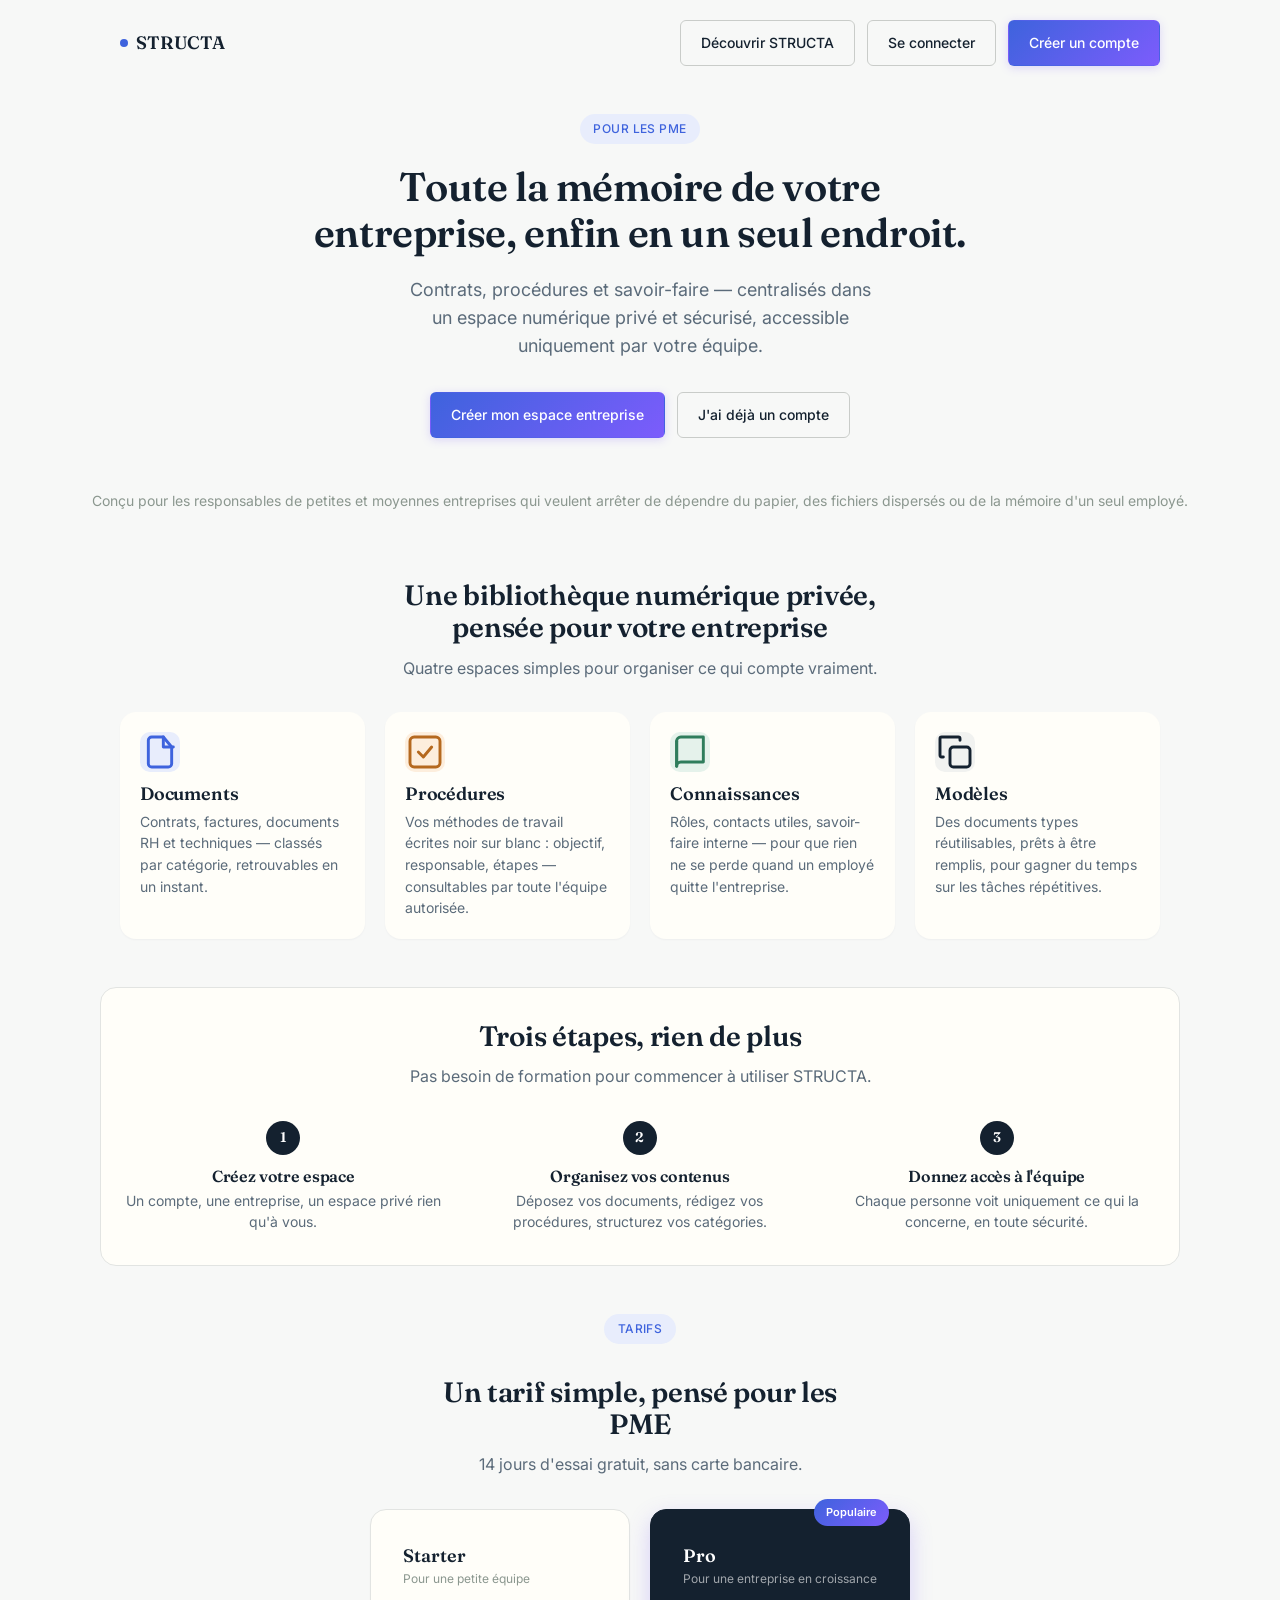
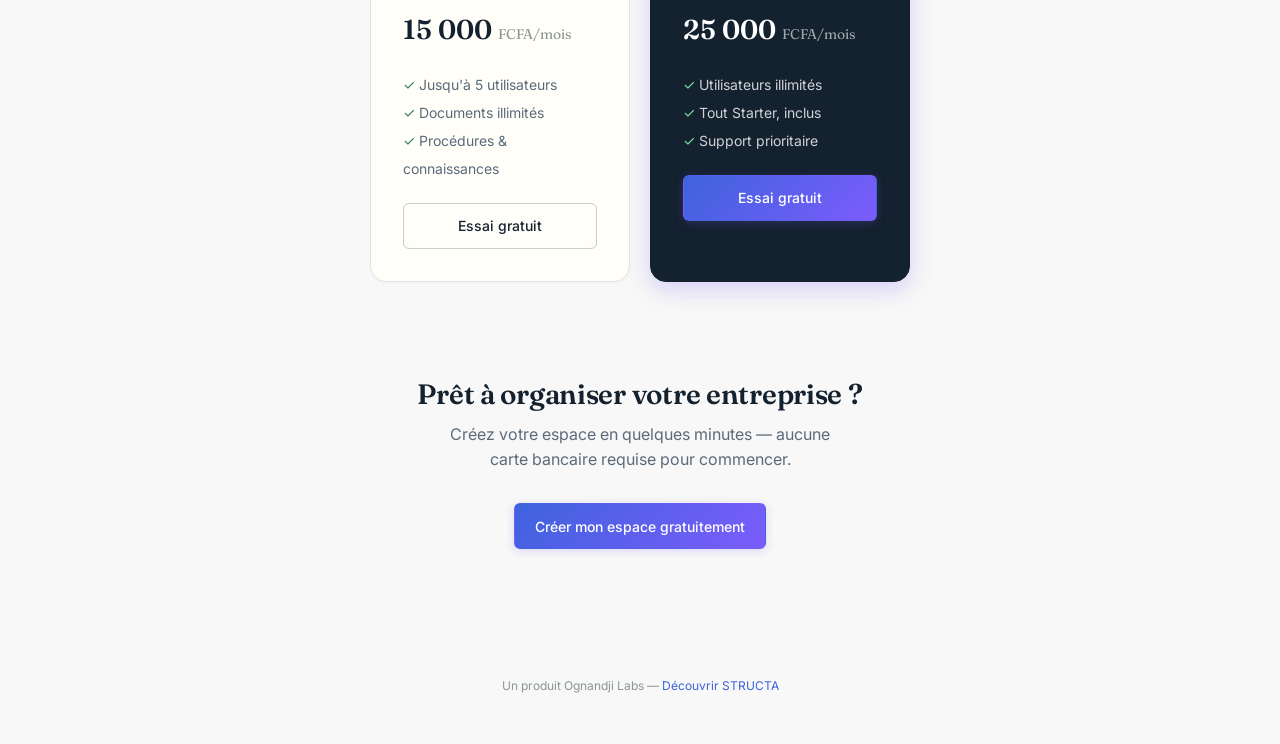
<file: index.html>
<!DOCTYPE html>

<html lang="fr">

<head>

<meta charset="UTF-8">

<meta name="viewport" content="width=device-width, initial-scale=1.0">

<meta name="description" content="STRUCTA centralise les contrats, procédures et connaissances de votre PME dans un espace numérique privé et sécurisé.">

<title>STRUCTA — La documentation de votre entreprise, centralisée</title>

<meta name="description" content="Centralisez contrats, procédures et savoir-faire de votre entreprise dans un espace privé et sécurisé.">

<link rel="icon" type="image/svg+xml" href="data:image/svg+xml,%3Csvg xmlns=%27http://www.w3.org/2000/svg%27 viewBox=%270 0 32 32%27%3E%3Cdefs%3E%3ClinearGradient id=%27g%27 x1=%270%27 y1=%270%27 x2=%271%27 y2=%271%27%3E%3Cstop offset=%270%27 stop-color=%27%233E63DD%27/%3E%3Cstop offset=%271%27 stop-color=%27%237C5CFC%27/%3E%3C/linearGradient%3E%3C/defs%3E%3Ccircle cx=%2716%27 cy=%2716%27 r=%2714%27 fill=%27url(%23g)%27/%3E%3C/svg%3E">

<link rel="icon" type="image/svg+xml" href="favicon.svg">

<link rel="preconnect" href="https://fonts.googleapis.com">

<link rel="preconnect" href="https://fonts.gstatic.com" crossorigin>

<link href="https://fonts.googleapis.com/css2?family=Fraunces:wght@500;600&family=Inter:wght@400;500;600&family=IBM+Plex+Mono:wght@400;500&display=swap" rel="stylesheet">

<link rel="stylesheet" href="styles.css">

</head>

<body class="landing">

<nav class="nav-bar fade-in-up">

<a href="index.html" class="brand-mark">STRUCTA</a>

<div class="nav-actions">

<a href="documentation.html" class="btn btn-secondary">Découvrir STRUCTA</a>

<a href="login.html" class="btn btn-secondary">Se connecter</a>

<a href="login.html?tab=signup" class="btn btn-primary">Créer un compte</a>

</div>

</nav>

<header class="hero fade-in-up-delay">

<span class="hero-eyebrow">Pour les PME</span>

<h1>Toute la mémoire de votre entreprise, enfin en un seul endroit.</h1>

<p>Contrats, procédures et savoir-faire — centralisés dans un espace numérique privé et sécurisé, accessible uniquement par votre équipe.</p>

<div class="hero-actions">

<a href="login.html?tab=signup" class="btn btn-primary">Créer mon espace entreprise</a>

<a href="login.html" class="btn btn-secondary">J'ai déjà un compte</a>

</div>

</header>

<p class="audience-strip">Conçu pour les responsables de petites et moyennes entreprises qui veulent arrêter de dépendre du papier, des fichiers dispersés ou de la mémoire d'un seul employé.</p>

<section class="features">

<div class="features-heading">

<h2>Une bibliothèque numérique privée, pensée pour votre entreprise</h2>

<p>Quatre espaces simples pour organiser ce qui compte vraiment.</p>

</div>

<div class="features-grid">

<div class="card feature-card">

<div class="feature-icon" style="background: var(--color-trust-light); color: var(--color-trust);"><svg viewBox="0 0 24 24" fill="none" stroke="currentColor" stroke-width="1.75" stroke-linecap="round" stroke-linejoin="round"><path d="M14 3H7a2 2 0 0 0-2 2v14a2 2 0 0 0 2 2h10a2 2 0 0 0 2-2V9z"/><path d="M14 3v6h6"/></svg></div>

<h3>Documents</h3>

<p>Contrats, factures, documents RH et techniques — classés par catégorie, retrouvables en un instant.</p>

</div>

<div class="card feature-card">

<div class="feature-icon" style="background: var(--color-amber-light); color: var(--color-amber-dark);"><svg viewBox="0 0 24 24" fill="none" stroke="currentColor" stroke-width="1.75" stroke-linecap="round" stroke-linejoin="round"><rect x="3" y="3" width="18" height="18" rx="2.5"/><path d="M8 12l3 3 5-6"/></svg></div>

<h3>Procédures</h3>

<p>Vos méthodes de travail écrites noir sur blanc : objectif, responsable, étapes — consultables par toute l'équipe autorisée.</p>

</div>

<div class="card feature-card">

<div class="feature-icon" style="background: var(--color-success-bg); color: var(--color-success);"><svg viewBox="0 0 24 24" fill="none" stroke="currentColor" stroke-width="1.75" stroke-linecap="round" stroke-linejoin="round"><path d="M4 5.5A2.5 2.5 0 0 1 6.5 3H20v15H6.5A2.5 2.5 0 0 0 4 20.5z"/><path d="M4 5.5V20.5"/></svg></div>

<h3>Connaissances</h3>

<p>Rôles, contacts utiles, savoir-faire interne — pour que rien ne se perde quand un employé quitte l'entreprise.</p>

</div>

<div class="card feature-card">

<div class="feature-icon" style="background: var(--color-surface-muted); color: var(--color-ink);"><svg viewBox="0 0 24 24" fill="none" stroke="currentColor" stroke-width="1.75" stroke-linecap="round" stroke-linejoin="round"><rect x="9" y="9" width="12" height="12" rx="2"/><path d="M5 15H4a1 1 0 0 1-1-1V4a1 1 0 0 1 1-1h10a1 1 0 0 1 1 1v1"/></svg></div>

<h3>Modèles</h3>

<p>Des documents types réutilisables, prêts à être remplis, pour gagner du temps sur les tâches répétitives.</p>

</div>

</div>

</section>

<section class="steps">

<div class="steps-heading">

<h2>Trois étapes, rien de plus</h2>

<p>Pas besoin de formation pour commencer à utiliser STRUCTA.</p>

</div>

<div class="steps-grid">

<div class="step">

<div class="step-number">1</div>

<h3>Créez votre espace</h3>

<p>Un compte, une entreprise, un espace privé rien qu'à vous.</p>

</div>

<div class="step">

<div class="step-number">2</div>

<h3>Organisez vos contenus</h3>

<p>Déposez vos documents, rédigez vos procédures, structurez vos catégories.</p>

</div>

<div class="step">

<div class="step-number">3</div>

<h3>Donnez accès à l'équipe</h3>

<p>Chaque personne voit uniquement ce qui la concerne, en toute sécurité.</p>

</div>

</div>

</section>

<section class="pricing">

<div class="pricing-heading">

<span class="hero-eyebrow">Tarifs</span>

<h2>Un tarif simple, pensé pour les PME</h2>

<p>14 jours d'essai gratuit, sans carte bancaire.</p>

</div>

<div class="pricing-grid">

<div class="pricing-card">

<div class="pricing-plan">Starter</div>

<div class="pricing-sub">Pour une petite équipe</div>

<div class="pricing-price">15 000 <span>FCFA/mois</span></div>

<ul class="pricing-features">

<li>Jusqu'à 5 utilisateurs</li>

<li>Documents illimités</li>

<li>Procédures & connaissances</li>

</ul>

<a href="login.html?tab=signup" class="btn btn-secondary btn-block">Essai gratuit</a>

</div>

<div class="pricing-card pricing-card-highlight">

<span class="pricing-badge">Populaire</span>

<div class="pricing-plan">Pro</div>

<div class="pricing-sub">Pour une entreprise en croissance</div>

<div class="pricing-price">25 000 <span>FCFA/mois</span></div>

<ul class="pricing-features">

<li>Utilisateurs illimités</li>

<li>Tout Starter, inclus</li>

<li>Support prioritaire</li>

</ul>

<a href="login.html?tab=signup" class="btn btn-primary btn-block">Essai gratuit</a>

</div>

</div>

</section>

<section class="final-cta">

<h2>Prêt à organiser votre entreprise ?</h2>

<p>Créez votre espace en quelques minutes — aucune carte bancaire requise pour commencer.</p>

<a href="login.html?tab=signup" class="btn btn-primary">Créer mon espace gratuitement</a>

</section>

<footer class="landing-footer">

Un produit Ognandji Labs — <a href="documentation.html">Découvrir STRUCTA</a>

</footer>

<script src="app.js"></script>

</body>

</html>
</file>
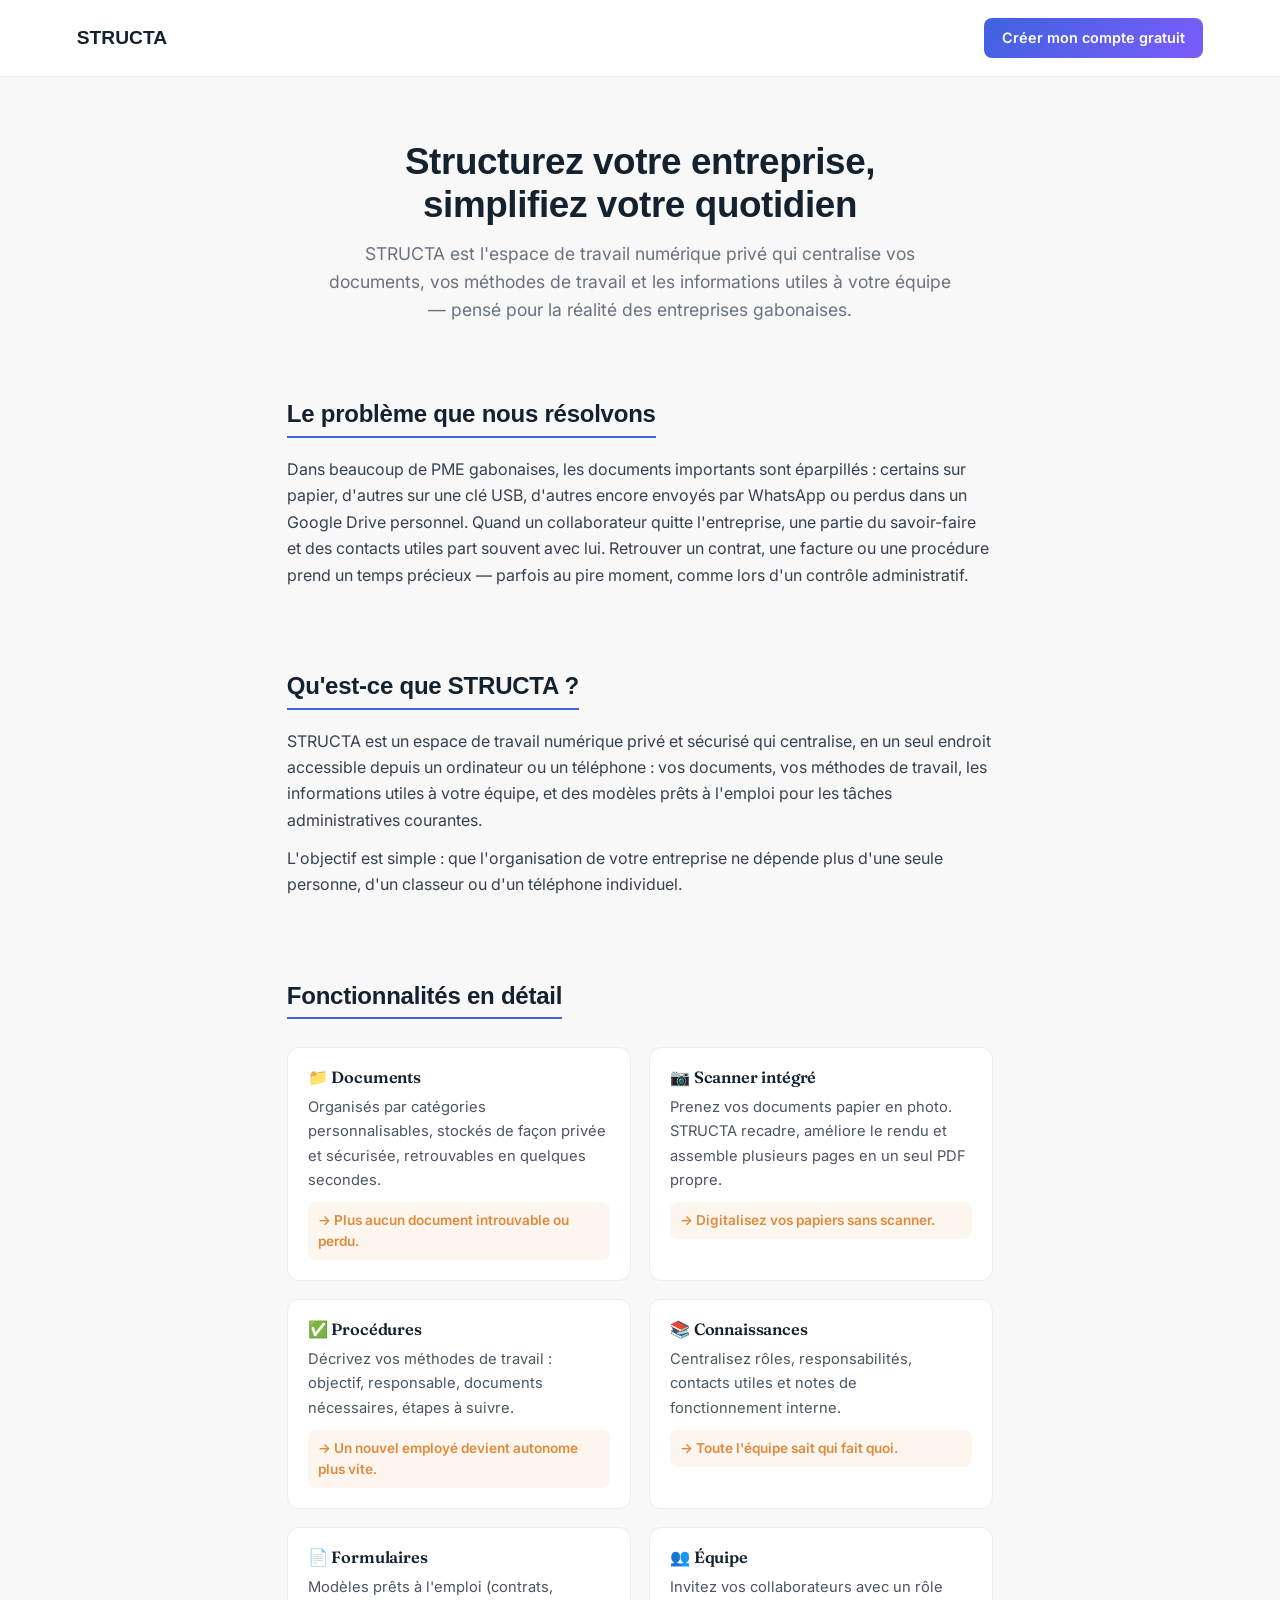
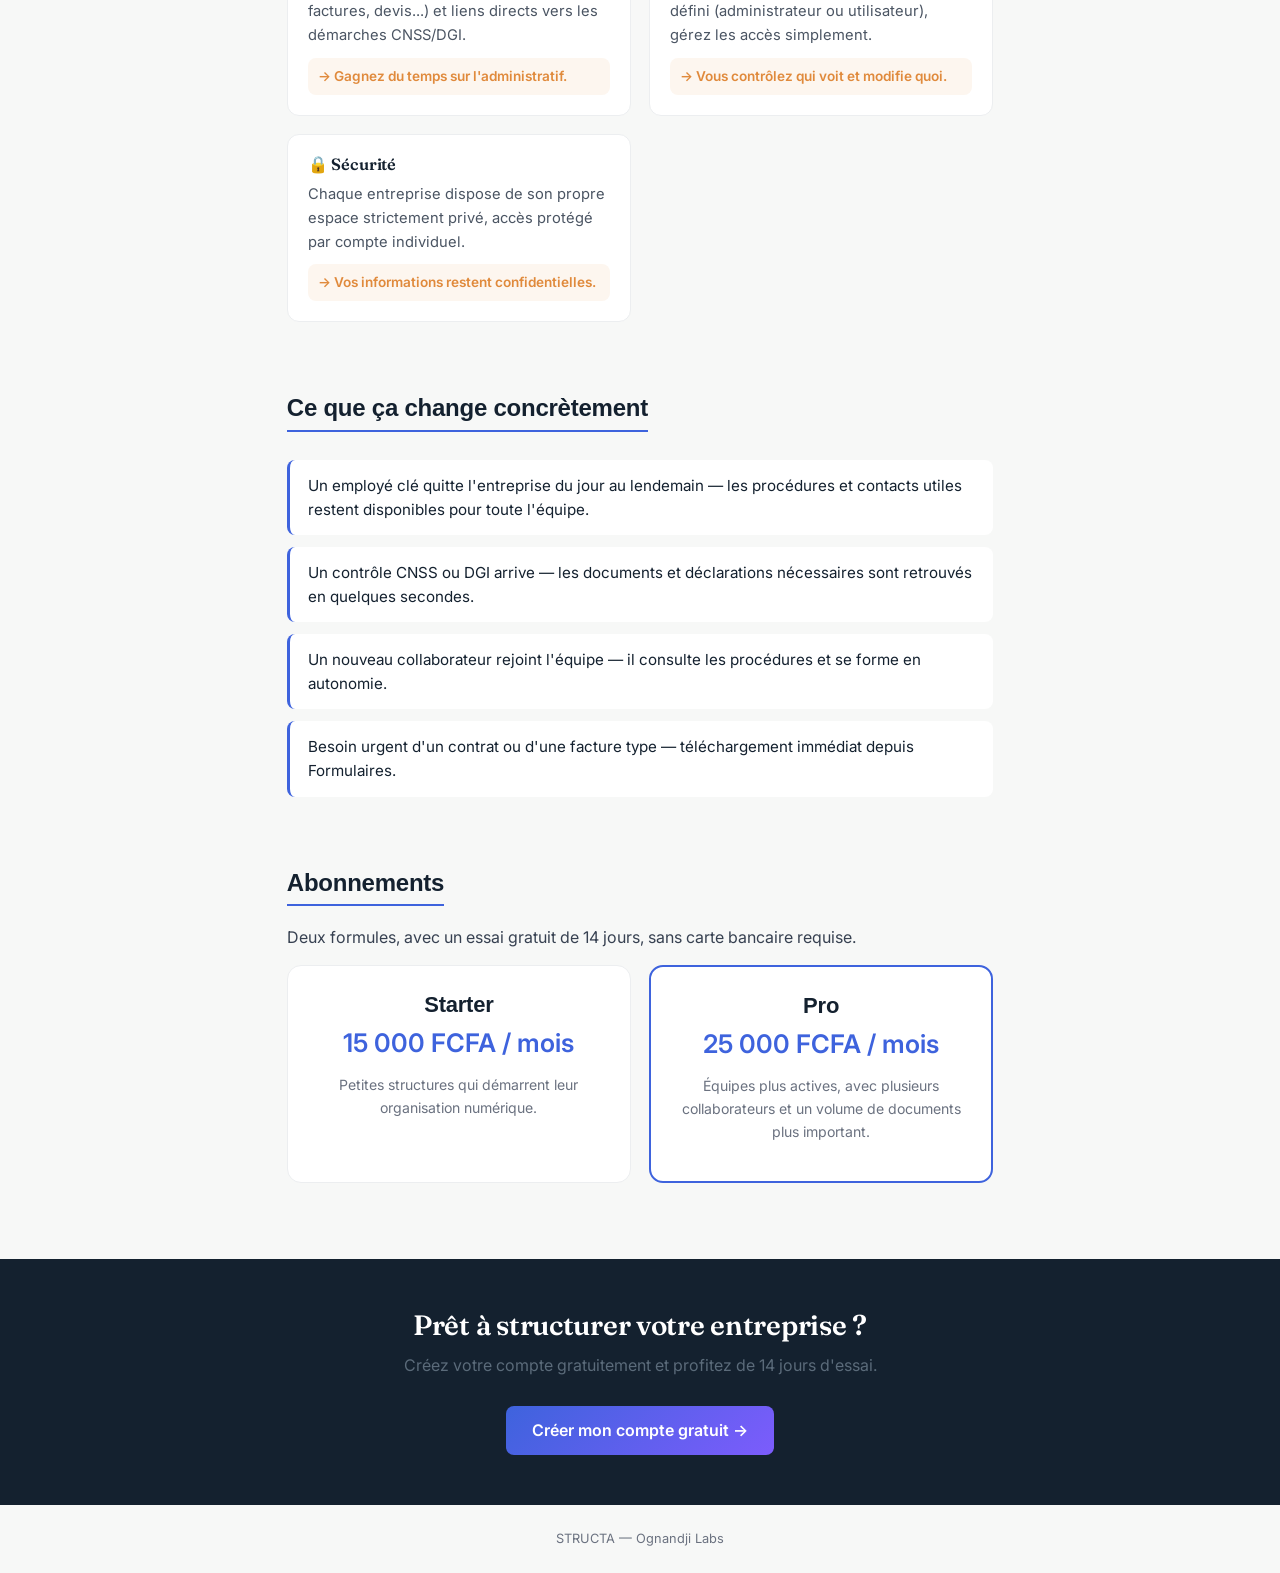
<file: documentation.html>
<!DOCTYPE html>
<html lang="fr">
<head>
<meta charset="UTF-8">
<meta name="viewport" content="width=device-width, initial-scale=1.0">
<title>STRUCTA — Découvrir l'outil</title>
<meta name="description" content="Découvrez STRUCTA : à quoi ça sert, comment ça fonctionne, et comment ça optimise le travail de votre entreprise.">
<link rel="icon" type="image/svg+xml" href="data:image/svg+xml,%3Csvg xmlns=%27http://www.w3.org/2000/svg%27 viewBox=%270 0 32 32%27%3E%3Cdefs%3E%3ClinearGradient id=%27g%27 x1=%270%27 y1=%270%27 x2=%271%27 y2=%271%27%3E%3Cstop offset=%270%27 stop-color=%27%233E63DD%27/%3E%3Cstop offset=%271%27 stop-color=%27%237C5CFC%27/%3E%3C/linearGradient%3E%3C/defs%3E%3Ccircle cx=%2716%27 cy=%2716%27 r=%2714%27 fill=%27url(%23g)%27/%3E%3C/svg%3E">
<link rel="icon" type="image/svg+xml" href="favicon.svg">
<link rel="preconnect" href="https://fonts.googleapis.com">
<link rel="preconnect" href="https://fonts.gstatic.com" crossorigin>
<link href="https://fonts.googleapis.com/css2?family=Fraunces:wght@500;600&family=Inter:wght@400;500;600&family=IBM+Plex+Mono:wght@400;500&display=swap" rel="stylesheet">
<link rel="stylesheet" href="styles.css">
<style>
  :root {
    --doc-navy: #14212F; --doc-blue: #3E63DD; --doc-violet: #7C5CFC;
    --doc-amber: #E08A3C; --doc-gray: #6B7280; --doc-bg: #F7F8F7;
  }
  body.doc-page { background: var(--doc-bg); margin: 0; font-family: 'Inter', sans-serif; color: var(--doc-navy); }
  .doc-nav {
    display: flex; align-items: center; justify-content: space-between;
    padding: 18px 6vw; background: #fff; border-bottom: 1px solid #eceef0;
  }
  .doc-nav a.brand { font-family: 'Space Grotesk', sans-serif; font-weight: 600; font-size: 1.2rem; color: var(--doc-navy); text-decoration: none; }
  .doc-nav a.cta {
    text-decoration: none; color: #fff; font-weight: 600; font-size: 0.9rem;
    background: linear-gradient(135deg, var(--doc-blue), var(--doc-violet));
    padding: 9px 18px; border-radius: 8px;
  }
  .doc-hero { text-align: center; padding: 64px 6vw 40px; max-width: 780px; margin: 0 auto; }
  .doc-hero h1 { font-family: 'Space Grotesk', sans-serif; font-size: 2.3rem; margin: 0 0 14px; }
  .doc-hero p { font-size: 1.1rem; color: var(--doc-gray); line-height: 1.6; margin: 0; }
  .doc-section { max-width: 860px; margin: 0 auto; padding: 36px 6vw; }
  .doc-section h2 {
    font-family: 'Space Grotesk', sans-serif; font-size: 1.5rem; margin: 0 0 18px;
    border-bottom: 2px solid var(--doc-blue); padding-bottom: 8px; display: inline-block;
  }
  .doc-section p { line-height: 1.65; color: #374151; }
  .doc-feature-grid { display: grid; grid-template-columns: repeat(auto-fill, minmax(250px, 1fr)); gap: 18px; margin-top: 10px; }
  .doc-feature-card { background: #fff; border-radius: 12px; padding: 20px; border: 1px solid #eceef0; }
  .doc-feature-card h3 { margin: 0 0 8px; font-size: 1.02rem; color: var(--doc-navy); }
  .doc-feature-card p { font-size: 0.92rem; margin: 0 0 10px; color: #4b5563; }
  .doc-feature-card .benefit {
    font-size: 0.85rem; color: var(--doc-amber); font-weight: 600;
    background: rgba(224,138,60,0.08); padding: 8px 10px; border-radius: 8px;
  }
  .doc-scenario-list { display: flex; flex-direction: column; gap: 12px; margin-top: 10px; }
  .doc-scenario { background: #fff; border-left: 3px solid var(--doc-blue); border-radius: 8px; padding: 14px 18px; font-size: 0.95rem; }
  .doc-pricing { display: grid; grid-template-columns: repeat(auto-fit, minmax(220px, 1fr)); gap: 18px; margin-top: 14px; }
  .doc-price-card { background: #fff; border-radius: 14px; padding: 26px; border: 1px solid #eceef0; text-align: center; }
  .doc-price-card.pro { border: 2px solid var(--doc-blue); }
  .doc-price-card h3 { font-family: 'Space Grotesk', sans-serif; margin: 0 0 6px; }
  .doc-price-card .price { font-size: 1.6rem; font-weight: 600; color: var(--doc-blue); margin: 6px 0 10px; }
  .doc-price-card p { font-size: 0.88rem; color: var(--doc-gray); }
  .doc-cta-block {
    text-align: center; padding: 50px 6vw; background: var(--doc-navy); color: #fff; margin-top: 40px;
  }
  .doc-cta-block h2 { border: none; color: #fff; }
  .doc-cta-block a.cta {
    display: inline-block; margin-top: 16px; text-decoration: none; color: #fff; font-weight: 600;
    background: linear-gradient(135deg, var(--doc-blue), var(--doc-violet)); padding: 12px 26px; border-radius: 8px;
  }
  .doc-footer { text-align: center; padding: 24px; font-size: 0.8rem; color: var(--doc-gray); }
</style>
</head>
<body class="doc-page">

  <nav class="doc-nav">
    <a href="index.html" class="brand">STRUCTA</a>
    <a href="login.html" class="cta">Créer mon compte gratuit</a>
  </nav>

  <div class="doc-hero">
    <h1>Structurez votre entreprise, simplifiez votre quotidien</h1>
    <p>STRUCTA est l'espace de travail numérique privé qui centralise vos documents, vos méthodes de travail et les informations utiles à votre équipe — pensé pour la réalité des entreprises gabonaises.</p>
  </div>

  <div class="doc-section">
    <h2>Le problème que nous résolvons</h2>
    <p>Dans beaucoup de PME gabonaises, les documents importants sont éparpillés : certains sur papier, d'autres sur une clé USB, d'autres encore envoyés par WhatsApp ou perdus dans un Google Drive personnel. Quand un collaborateur quitte l'entreprise, une partie du savoir-faire et des contacts utiles part souvent avec lui. Retrouver un contrat, une facture ou une procédure prend un temps précieux — parfois au pire moment, comme lors d'un contrôle administratif.</p>
  </div>

  <div class="doc-section">
    <h2>Qu'est-ce que STRUCTA ?</h2>
    <p>STRUCTA est un espace de travail numérique privé et sécurisé qui centralise, en un seul endroit accessible depuis un ordinateur ou un téléphone : vos documents, vos méthodes de travail, les informations utiles à votre équipe, et des modèles prêts à l'emploi pour les tâches administratives courantes.</p>
    <p>L'objectif est simple : que l'organisation de votre entreprise ne dépende plus d'une seule personne, d'un classeur ou d'un téléphone individuel.</p>
  </div>

  <div class="doc-section">
    <h2>Fonctionnalités en détail</h2>
    <div class="doc-feature-grid">

      <div class="doc-feature-card">
        <h3>📁 Documents</h3>
        <p>Organisés par catégories personnalisables, stockés de façon privée et sécurisée, retrouvables en quelques secondes.</p>
        <div class="benefit">→ Plus aucun document introuvable ou perdu.</div>
      </div>

      <div class="doc-feature-card">
        <h3>📷 Scanner intégré</h3>
        <p>Prenez vos documents papier en photo. STRUCTA recadre, améliore le rendu et assemble plusieurs pages en un seul PDF propre.</p>
        <div class="benefit">→ Digitalisez vos papiers sans scanner.</div>
      </div>

      <div class="doc-feature-card">
        <h3>✅ Procédures</h3>
        <p>Décrivez vos méthodes de travail : objectif, responsable, documents nécessaires, étapes à suivre.</p>
        <div class="benefit">→ Un nouvel employé devient autonome plus vite.</div>
      </div>

      <div class="doc-feature-card">
        <h3>📚 Connaissances</h3>
        <p>Centralisez rôles, responsabilités, contacts utiles et notes de fonctionnement interne.</p>
        <div class="benefit">→ Toute l'équipe sait qui fait quoi.</div>
      </div>

      <div class="doc-feature-card">
        <h3>📄 Formulaires</h3>
        <p>Modèles prêts à l'emploi (contrats, factures, devis...) et liens directs vers les démarches CNSS/DGI.</p>
        <div class="benefit">→ Gagnez du temps sur l'administratif.</div>
      </div>

      <div class="doc-feature-card">
        <h3>👥 Équipe</h3>
        <p>Invitez vos collaborateurs avec un rôle défini (administrateur ou utilisateur), gérez les accès simplement.</p>
        <div class="benefit">→ Vous contrôlez qui voit et modifie quoi.</div>
      </div>

      <div class="doc-feature-card">
        <h3>🔒 Sécurité</h3>
        <p>Chaque entreprise dispose de son propre espace strictement privé, accès protégé par compte individuel.</p>
        <div class="benefit">→ Vos informations restent confidentielles.</div>
      </div>

    </div>
  </div>

  <div class="doc-section">
    <h2>Ce que ça change concrètement</h2>
    <div class="doc-scenario-list">
      <div class="doc-scenario">Un employé clé quitte l'entreprise du jour au lendemain — les procédures et contacts utiles restent disponibles pour toute l'équipe.</div>
      <div class="doc-scenario">Un contrôle CNSS ou DGI arrive — les documents et déclarations nécessaires sont retrouvés en quelques secondes.</div>
      <div class="doc-scenario">Un nouveau collaborateur rejoint l'équipe — il consulte les procédures et se forme en autonomie.</div>
      <div class="doc-scenario">Besoin urgent d'un contrat ou d'une facture type — téléchargement immédiat depuis Formulaires.</div>
    </div>
  </div>

  <div class="doc-section">
    <h2>Abonnements</h2>
    <p>Deux formules, avec un essai gratuit de 14 jours, sans carte bancaire requise.</p>
    <div class="doc-pricing">
      <div class="doc-price-card">
        <h3>Starter</h3>
        <div class="price">15 000 FCFA / mois</div>
        <p>Petites structures qui démarrent leur organisation numérique.</p>
      </div>
      <div class="doc-price-card pro">
        <h3>Pro</h3>
        <div class="price">25 000 FCFA / mois</div>
        <p>Équipes plus actives, avec plusieurs collaborateurs et un volume de documents plus important.</p>
      </div>
    </div>
  </div>

  <div class="doc-cta-block">
    <h2>Prêt à structurer votre entreprise ?</h2>
    <p>Créez votre compte gratuitement et profitez de 14 jours d'essai.</p>
    <a href="login.html" class="cta">Créer mon compte gratuit →</a>
  </div>

  <div class="doc-footer">STRUCTA — Ognandji Labs</div>

</body>
</html>
</file>
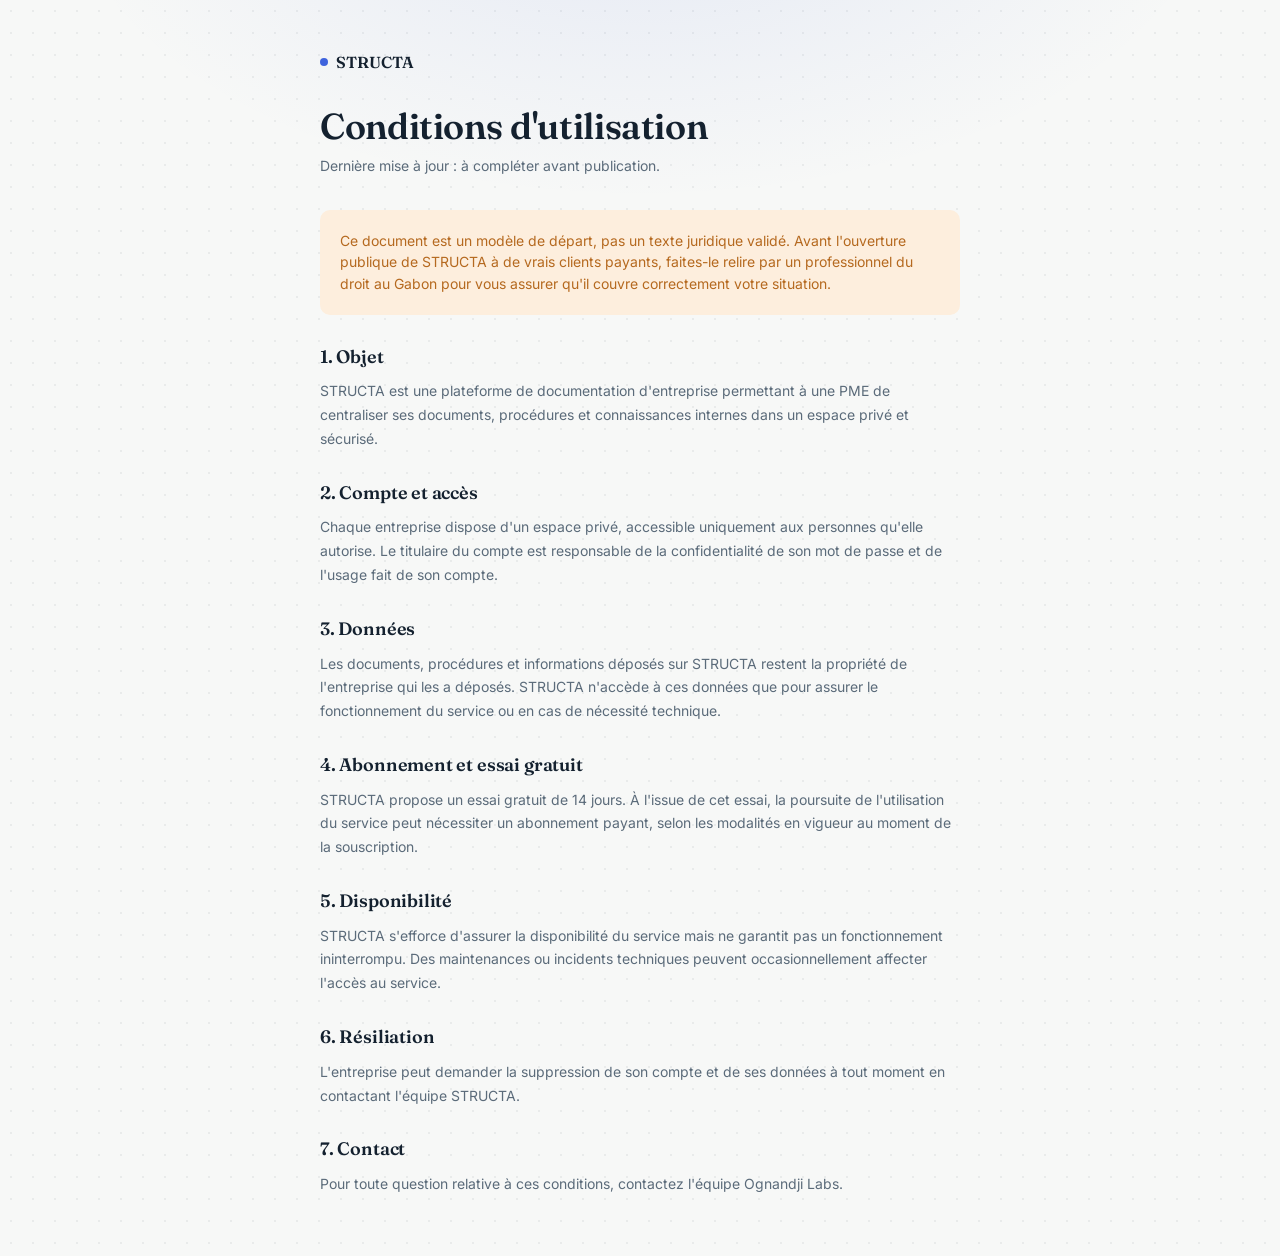
<file: terms.html>
<!DOCTYPE html>
<html lang="fr">
<head>
<meta charset="UTF-8">
<meta name="viewport" content="width=device-width, initial-scale=1.0">
<title>STRUCTA — Conditions d'utilisation</title>
<link rel="icon" type="image/svg+xml" href="favicon.svg">
<link rel="preconnect" href="https://fonts.googleapis.com">
<link rel="preconnect" href="https://fonts.gstatic.com" crossorigin>
<link href="https://fonts.googleapis.com/css2?family=Fraunces:wght@500;600&family=Inter:wght@400;500;600&family=IBM+Plex+Mono:wght@400;500&display=swap" rel="stylesheet">
<link rel="stylesheet" href="styles.css">
<style>
  .legal-wrap{max-width:680px;margin:0 auto;padding:var(--space-xl) var(--space-md);}
  .legal-wrap h1{margin-bottom:4px;}
  .legal-wrap .field-hint{margin-bottom:var(--space-lg);}
  .legal-wrap h2{font-size:var(--fs-md);margin-top:var(--space-lg);}
  .legal-wrap p, .legal-wrap li{color:var(--color-text-secondary);font-size:var(--fs-sm);line-height:1.7;}
  .legal-notice{background:var(--color-amber-light);color:var(--color-amber-dark);border-radius:var(--radius-md);padding:var(--space-md);font-size:var(--fs-sm);margin-bottom:var(--space-lg);}
</style>
</head>
<body>
<div class="legal-wrap">
  <a href="index.html" class="brand-mark" style="display:inline-flex;align-items:center;font-family:var(--font-display);font-weight:600;color:var(--color-ink);text-decoration:none;margin-bottom:var(--space-lg);">
    <span style="width:8px;height:8px;border-radius:50%;background:var(--color-trust);margin-right:8px;"></span>STRUCTA
  </a>

  <h1>Conditions d'utilisation</h1>
  <p class="field-hint">Dernière mise à jour : à compléter avant publication.</p>

  <div class="legal-notice">
    Ce document est un modèle de départ, pas un texte juridique validé. Avant l'ouverture publique de STRUCTA à de vrais clients payants, faites-le relire par un professionnel du droit au Gabon pour vous assurer qu'il couvre correctement votre situation.
  </div>

  <h2>1. Objet</h2>
  <p>STRUCTA est une plateforme de documentation d'entreprise permettant à une PME de centraliser ses documents, procédures et connaissances internes dans un espace privé et sécurisé.</p>

  <h2>2. Compte et accès</h2>
  <p>Chaque entreprise dispose d'un espace privé, accessible uniquement aux personnes qu'elle autorise. Le titulaire du compte est responsable de la confidentialité de son mot de passe et de l'usage fait de son compte.</p>

  <h2>3. Données</h2>
  <p>Les documents, procédures et informations déposés sur STRUCTA restent la propriété de l'entreprise qui les a déposés. STRUCTA n'accède à ces données que pour assurer le fonctionnement du service ou en cas de nécessité technique.</p>

  <h2>4. Abonnement et essai gratuit</h2>
  <p>STRUCTA propose un essai gratuit de 14 jours. À l'issue de cet essai, la poursuite de l'utilisation du service peut nécessiter un abonnement payant, selon les modalités en vigueur au moment de la souscription.</p>

  <h2>5. Disponibilité</h2>
  <p>STRUCTA s'efforce d'assurer la disponibilité du service mais ne garantit pas un fonctionnement ininterrompu. Des maintenances ou incidents techniques peuvent occasionnellement affecter l'accès au service.</p>

  <h2>6. Résiliation</h2>
  <p>L'entreprise peut demander la suppression de son compte et de ses données à tout moment en contactant l'équipe STRUCTA.</p>

  <h2>7. Contact</h2>
  <p>Pour toute question relative à ces conditions, contactez l'équipe Ognandji Labs.</p>
</div>
</body>
</html>
</file>
<file: styles.css>
/* ============================================================
   STRUCTA — feuille de style unique
   Sections : Tokens · Base · Composants · Accueil · Connexion · Dashboard
   ============================================================ */

/* ========== TOKENS ========== */
:root{--color-ink:#14212F;--color-ink-soft:#26374A;--color-trust:#3E63DD;--color-trust-dark:#2F4FBD;--color-trust-light:#E8EDFC;--color-violet:#7C5CFC;--color-violet-dark:#6743E0;--color-violet-light:#F0ECFE;--color-amber:#E08A3C;--color-amber-dark:#B5691F;--color-amber-light:#FDEEDD;--color-bg:#F7F8F7;--color-paper:#FAF6F0;--color-surface:#FFFEF9;--color-surface-muted:#F1F2F0;--color-border:#E2E4E2;--color-border-strong:#C9CCC9;--color-text-primary:#14212F;--color-text-secondary:#5B6B7A;--color-text-muted:#8B978F;--color-text-on-trust:#FFFFFF;--color-text-on-amber:#4A2E11;--color-success:#2F7D5C;--color-success-bg:#E5F2EB;--color-danger:#B3432F;--color-danger-bg:#FBEAE6;--color-warning:#A6672E;--color-warning-bg:#FBEEDF;--font-display:'Fraunces',Georgia,'Times New Roman',serif;--font-body:'Inter',-apple-system,Segoe UI,sans-serif;--font-mono:'IBM Plex Mono',Consolas,monospace;--fs-xs:0.75rem;--fs-sm:0.875rem;--fs-base:1rem;--fs-md:1.125rem;--fs-lg:1.375rem;--fs-xl:1.75rem;--fs-2xl:2.25rem;--space-xs:0.375rem;--space-sm:0.75rem;--space-md:1.25rem;--space-lg:2rem;--space-xl:3rem;--radius-sm:6px;--radius-md:10px;--radius-lg:16px;--shadow-card:0 1px 2px rgba(20,33,47,0.06),0 2px 8px rgba(20,33,47,0.04);--shadow-focus:0 0 0 3px rgba(62,99,221,0.22)}

/* ========== BASE ========== */
*,*::before,*::after{box-sizing:border-box}
html,body{margin:0;padding:0}
body{font-family:var(--font-body);font-size:var(--fs-base);color:var(--color-text-primary);background:var(--color-bg);line-height:1.55;-webkit-font-smoothing:antialiased}
h1,h2,h3,h4{font-family:var(--font-display);font-weight:600;color:var(--color-ink);margin:0 0 var(--space-sm);line-height:1.15;letter-spacing:-0.01em}
h1{font-size:var(--fs-2xl)}
h2{font-size:var(--fs-xl)}
h3{font-size:var(--fs-lg)}
p{margin:0 0 var(--space-sm);color:var(--color-text-secondary)}
a{color:var(--color-trust);text-decoration:none}
a:hover{color:var(--color-trust-dark)}
ul{list-style:none;margin:0;padding:0}
img,svg{display:block;max-width:100%}
::selection{background:var(--color-trust-light);color:var(--color-ink)}
:focus-visible{outline:none;box-shadow:var(--shadow-focus);border-radius:var(--radius-sm)}

/* ========== COMPOSANTS PARTAGÉS ========== */
.btn{display:inline-flex;align-items:center;justify-content:center;gap:var(--space-xs);font-family:var(--font-body);font-size:var(--fs-sm);font-weight:500;padding:0.7rem 1.25rem;border-radius:var(--radius-sm);border:1px solid transparent;cursor:pointer;transition:background 0.2s ease,border-color 0.15s ease,transform 0.15s cubic-bezier(0.22,1,0.36,1),box-shadow 0.2s ease}
.btn:active{transform:scale(0.98)}
.btn-primary{background:linear-gradient(135deg,var(--color-trust),var(--color-violet));color:var(--color-text-on-trust);box-shadow:0 2px 10px rgba(124,92,252,0.22)}
.btn-primary:hover{background:linear-gradient(135deg,var(--color-trust-dark),var(--color-violet-dark));box-shadow:0 8px 22px rgba(124,92,252,0.4);transform:translateY(-2px);color:var(--color-text-on-trust)}
.btn-primary:active{transform:translateY(0) scale(0.97);color:var(--color-text-on-trust)}
.btn-secondary{background:transparent;color:var(--color-ink);border-color:var(--color-border-strong);transition:background 0.15s ease,border-color 0.15s ease,transform 0.15s ease}
.btn-secondary:hover{background:var(--color-surface-muted);transform:translateY(-1px);border-color:var(--color-trust);color:var(--color-ink)}
.btn-block{width:100%}
.field{margin-bottom:var(--space-md)}
.field label{display:block;font-size:var(--fs-sm);font-weight:500;color:var(--color-ink);margin-bottom:var(--space-xs)}
.field input{width:100%;font-family:var(--font-body);font-size:var(--fs-base);padding:0.7rem 0.85rem;border:1px solid var(--color-border-strong);border-radius:var(--radius-sm);background:var(--color-surface);color:var(--color-text-primary);transition:border-color 0.15s ease,box-shadow 0.15s ease}
.field input:focus{outline:none;border-color:var(--color-trust);box-shadow:var(--shadow-focus)}
.field-hint{font-size:var(--fs-xs);color:var(--color-text-muted);margin-top:var(--space-xs)}
.field-error{font-size:var(--fs-xs);color:var(--color-danger);margin-top:var(--space-xs);display:none}
.field.has-error input{border-color:var(--color-danger)}
.field.has-error .field-error{display:block}
.password-field{position:relative}
.password-toggle{position:absolute;right:0.75rem;top:2.35rem;background:none;border:none;color:var(--color-text-muted);cursor:pointer;font-size:var(--fs-sm);font-family:var(--font-body);padding:4px}
.password-toggle:hover{color:var(--color-trust)}
.card{background:var(--color-surface);border-radius:var(--radius-lg);box-shadow:var(--shadow-card)}
.badge{display:inline-flex;align-items:center;font-size:var(--fs-xs);font-weight:500;padding:0.25rem 0.65rem;border-radius:999px}
.badge-success{background:var(--color-success-bg);color:var(--color-success)}
.badge-warning{background:var(--color-warning-bg);color:var(--color-warning)}
.badge-danger{background:var(--color-danger-bg);color:var(--color-danger)}
.tabs{display:flex;gap:var(--space-xs);background:var(--color-surface-muted);padding:4px;border-radius:var(--radius-md);margin-bottom:var(--space-lg)}
.tab{flex:1;text-align:center;padding:0.6rem 1rem;font-size:var(--fs-sm);font-weight:500;color:var(--color-text-secondary);background:transparent;border:none;border-radius:var(--radius-sm);cursor:pointer;transition:background 0.2s ease,color 0.2s ease,transform 0.1s ease}
.tab.is-active{background:var(--color-surface);color:var(--color-ink);box-shadow:var(--shadow-card);animation:fadeSlideIn 0.25s ease both}
.alert{display:flex;align-items:flex-start;gap:var(--space-xs);font-size:var(--fs-sm);padding:0.75rem 1rem;border-radius:var(--radius-sm);margin-bottom:var(--space-md)}
.alert-danger{background:var(--color-danger-bg);color:var(--color-danger)}
.alert-success{background:var(--color-success-bg);color:var(--color-success)}
@keyframes fadeSlideUp{from{opacity:0;transform:translateY(14px)}to{opacity:1;transform:translateY(0)}}
@keyframes fadeSlideIn{from{opacity:0;transform:translateY(6px)}to{opacity:1;transform:translateY(0)}}
@keyframes slowSpin{from{transform:rotate(0deg)}to{transform:rotate(360deg)}}
@keyframes gentlePulse{0%,100%{opacity:0.08}50%{opacity:0.16}}
.fade-in-up{animation:fadeSlideUp 0.7s cubic-bezier(0.22,1,0.36,1) both}
.fade-in-up-delay{animation:fadeSlideUp 0.7s cubic-bezier(0.22,1,0.36,1) 0.12s both}
.form-enter{animation:fadeSlideIn 0.35s ease both}
.toast-container{position:fixed;bottom:var(--space-md);right:var(--space-md);z-index:1000;display:flex;flex-direction:column;gap:var(--space-xs);max-width:340px}
.toast{display:flex;align-items:flex-start;gap:var(--space-sm);background:var(--color-ink);color:#fff;padding:0.85rem 1rem;border-radius:var(--radius-md);font-size:var(--fs-sm);box-shadow:0 8px 24px rgba(20,33,47,0.22);animation:toastIn 0.25s cubic-bezier(0.22,1,0.36,1) both}
.toast.is-leaving{animation:toastOut 0.2s ease both}
.toast-icon{flex-shrink:0;width:20px;height:20px;border-radius:50%;display:flex;align-items:center;justify-content:center;font-size:12px;font-weight:700}
.toast-success .toast-icon{background:var(--color-success);color:#fff}
.toast-error .toast-icon{background:var(--color-danger);color:#fff}
.toast-info .toast-icon{background:var(--color-trust);color:#fff}
@keyframes toastIn{from{opacity:0;transform:translateY(8px) scale(0.98)}to{opacity:1;transform:translateY(0) scale(1)}}
@keyframes toastOut{from{opacity:1;transform:translateY(0)}to{opacity:0;transform:translateY(8px)}}
.modal-overlay{position:fixed;inset:0;background:rgba(20,33,47,0.45);display:flex;align-items:center;justify-content:center;z-index:1100;opacity:0;pointer-events:none;transition:opacity 0.2s ease}
.modal-overlay.is-open{opacity:1;pointer-events:auto}
.modal-overlay{align-items:flex-start;overflow-y:auto;padding:var(--space-xl) var(--space-sm)}
.modal-box{background:var(--color-surface);border-radius:var(--radius-lg);padding:var(--space-lg);max-width:380px;width:calc(100% - 2rem);max-height:calc(100vh - 4rem);overflow-y:auto;box-shadow:0 20px 50px rgba(20,33,47,0.25);transform:translateY(10px) scale(0.98);transition:transform 0.2s ease;margin:auto}
.modal-overlay.is-open .modal-box{transform:translateY(0) scale(1)}
.modal-box h3{margin-bottom:var(--space-xs)}
.modal-box p{margin-bottom:var(--space-lg)}
.modal-actions{display:flex;gap:var(--space-sm);justify-content:flex-end}
.btn-danger{background:var(--color-danger);color:#fff}
.btn-danger:hover{background:#93372549;background:#96361f}
.empty-state{text-align:center;padding:var(--space-xl) var(--space-md)}
.empty-state-icon{width:48px;height:48px;border-radius:50%;background:var(--color-surface-muted);display:flex;align-items:center;justify-content:center;margin:0 auto var(--space-md);font-size:var(--fs-lg);color:var(--color-text-muted)}
.empty-state h3{font-size:var(--fs-md);margin-bottom:var(--space-xs)}
.empty-state p{max-width:320px;margin:0 auto var(--space-md);font-size:var(--fs-sm)}
.empty-state-actions{display:flex;gap:var(--space-sm);justify-content:center;flex-wrap:wrap}
.onboarding-banner{background:linear-gradient(135deg,var(--color-amber-light) 0%,#FFFBF3 65%);border:1px solid var(--color-amber-light);border-radius:var(--radius-lg);padding:var(--space-lg);margin-bottom:var(--space-lg);position:relative;overflow:hidden}
.onboarding-banner::after{content:'';position:absolute;top:0;right:0;width:0;height:0;border-style:solid;border-width:0 36px 36px 0;border-color:transparent var(--color-amber) transparent transparent;opacity:0.85}
.onboarding-banner-close{position:absolute;top:var(--space-sm);right:var(--space-sm);background:none;border:none;color:var(--color-text-muted);cursor:pointer;font-size:var(--fs-md);line-height:1;padding:4px 8px;z-index:1}
.onboarding-banner-close:hover{color:var(--color-ink)}
.onboarding-banner h3{color:var(--color-ink);font-size:1.55rem;margin-bottom:var(--space-xs);max-width:80%}
.onboarding-banner p{color:var(--color-text-secondary);font-size:var(--fs-sm);margin-bottom:var(--space-md);max-width:440px}
.onboarding-steps{display:flex;gap:var(--space-md);flex-wrap:wrap}
.onboarding-step{display:flex;align-items:center;gap:10px;font-size:var(--fs-sm);font-weight:500;color:var(--color-ink);background:var(--color-surface);border:1px solid var(--color-border);padding:0.5rem 0.9rem 0.5rem 0.5rem;border-radius:999px;transition:border-color 0.15s ease,transform 0.15s ease}
.onboarding-step:hover{border-color:var(--color-amber);transform:translateY(-1px)}
.onboarding-step-dot{width:22px;height:22px;border-radius:50%;background:var(--color-ink);color:#fff;font-family:var(--font-display);font-size:12px;font-weight:600;display:flex;align-items:center;justify-content:center;flex-shrink:0}
.trust-note{display:flex;align-items:center;gap:6px;font-size:var(--fs-xs);color:var(--color-text-muted)}
.trust-note svg{flex-shrink:0}

/* ========== PAGE ACCUEIL ========== */
body.landing{background:var(--color-bg)}
.nav-bar{display:flex;align-items:center;justify-content:space-between;max-width:1080px;margin:0 auto;padding:var(--space-md) var(--space-md) 0}
.nav-bar .brand-mark{display:inline-flex;align-items:center;font-family:var(--font-display);font-size:var(--fs-md);font-weight:600;color:var(--color-ink);text-decoration:none}
.nav-bar .brand-mark::before{content:'';display:inline-block;width:8px;height:8px;border-radius:50%;background:var(--color-trust);margin-right:8px}
.nav-actions{display:flex;gap:var(--space-sm)}
.hero{position:relative;max-width:720px;margin:0 auto;padding:var(--space-xl) var(--space-md) var(--space-lg);text-align:center;overflow:hidden}
.hero-eyebrow{display:inline-block;font-size:var(--fs-xs);font-weight:500;letter-spacing:0.04em;text-transform:uppercase;color:var(--color-trust);background:var(--color-trust-light);padding:0.35rem 0.85rem;border-radius:999px;margin-bottom:var(--space-md)}
.hero h1{font-size:2.5rem;line-height:1.15;margin-bottom:var(--space-md)}
.hero p{font-size:var(--fs-md);max-width:480px;margin:0 auto var(--space-lg)}
.hero-actions{display:flex;gap:var(--space-sm);justify-content:center;flex-wrap:wrap}
.audience-strip{text-align:center;font-size:var(--fs-sm);color:var(--color-text-muted);padding:var(--space-md)}
.features{max-width:1080px;margin:var(--space-xl) auto;padding:0 var(--space-md)}
.features-heading{text-align:center;max-width:480px;margin:0 auto var(--space-lg)}
.features-grid{display:grid;grid-template-columns:repeat(auto-fit,minmax(220px,1fr));gap:var(--space-md)}
.feature-card{padding:var(--space-md);transition:transform 0.2s ease,box-shadow 0.2s ease}
.feature-card:hover{transform:translateY(-3px);box-shadow:0 8px 24px rgba(20,33,47,0.08)}
.feature-icon{width:40px;height:40px;border-radius:10px;display:flex;align-items:center;justify-content:center;margin-bottom:var(--space-sm);font-family:var(--font-display);font-weight:600;font-size:var(--fs-md)}
.feature-card h3{font-size:var(--fs-md);margin-bottom:0.35rem}
.feature-card p{font-size:var(--fs-sm);margin:0}
.steps{max-width:1080px;margin:var(--space-xl) auto;padding:var(--space-lg) var(--space-md);background:var(--color-surface);border-radius:var(--radius-lg);border:1px solid var(--color-border)}
.steps-heading{text-align:center;max-width:480px;margin:0 auto var(--space-lg)}
.steps-grid{display:grid;grid-template-columns:repeat(auto-fit,minmax(200px,1fr));gap:var(--space-lg)}
.step{text-align:center}
.step-number{width:34px;height:34px;border-radius:50%;background:var(--color-ink);color:#fff;font-family:var(--font-display);font-weight:600;font-size:var(--fs-sm);display:flex;align-items:center;justify-content:center;margin:0 auto var(--space-sm)}
.step h3{font-size:var(--fs-base);margin-bottom:0.25rem}
.step p{font-size:var(--fs-sm);margin:0}
.final-cta{max-width:720px;margin:var(--space-xl) auto;padding:var(--space-xl) var(--space-md);text-align:center}
.final-cta h2{margin-bottom:var(--space-sm)}
.final-cta p{max-width:420px;margin:0 auto var(--space-lg)}
.landing-footer{text-align:center;font-size:var(--fs-xs);color:var(--color-text-muted);padding:var(--space-lg) var(--space-md) var(--space-xl)}
@media (max-width:620px){.hero h1{font-size:1.9rem}.nav-bar{flex-direction:row}}
@media (prefers-reduced-motion:reduce){.fade-in-up,.fade-in-up-delay{animation:none!important}}

/* ========== PAGE CONNEXION / INSCRIPTION ========== */
body{position:relative;min-height:100vh;overflow-x:hidden;background:radial-gradient(ellipse 900px 500px at 50% -10%,rgba(62,99,221,0.10),transparent 65%),radial-gradient(circle,rgba(20,33,47,0.06) 1px,transparent 1px) 0 0 / 22px 22px,var(--color-bg)}
.atom-decor{position:fixed;top:50%;left:50%;width:720px;height:720px;transform:translate(-50%,-50%);pointer-events:none;z-index:0;opacity:0.55}
.atom-decor svg{width:100%;height:100%;display:block}
.auth-center{position:relative;z-index:1;max-width:420px;margin:0 auto;padding:var(--space-xl) var(--space-md) var(--space-lg);display:flex;flex-direction:column;align-items:center;min-height:100vh;justify-content:center}
.auth-header{text-align:center;margin-bottom:var(--space-lg)}
.auth-header .brand-mark{display:inline-block;font-family:var(--font-display);font-size:var(--fs-md);font-weight:600;color:var(--color-ink);letter-spacing:0.01em;margin-bottom:var(--space-sm)}
.auth-header .brand-mark::before{content:'';display:inline-block;width:8px;height:8px;border-radius:50%;background:var(--color-trust);margin-right:8px;vertical-align:middle}
.auth-header h1{font-size:var(--fs-xl);margin-bottom:var(--space-xs)}
.auth-header p{font-size:var(--fs-sm);max-width:340px;margin:0 auto}
.auth-card{width:100%;background:var(--color-surface);border-radius:var(--radius-lg);box-shadow:var(--shadow-card);padding:var(--space-lg);border:1px solid var(--color-border)}
.auth-form-wrap h2{margin-bottom:var(--space-xs)}
.auth-subtitle{margin-bottom:var(--space-lg)}
.auth-card form{display:none}
.auth-card form.is-active{display:block}
.field-row{display:grid;grid-template-columns:1fr 1fr;gap:var(--space-sm)}
.auth-meta{display:flex;align-items:center;justify-content:space-between;font-size:var(--fs-sm);margin:-0.25rem 0 var(--space-md)}
.auth-meta label{display:flex;align-items:center;gap:6px;color:var(--color-text-secondary)}
.auth-footer{text-align:center;font-size:var(--fs-xs);color:var(--color-text-muted);margin-top:var(--space-lg)}
.field input{transition:border-color 0.15s ease,box-shadow 0.15s ease,transform 0.1s ease}
.field input:focus{transform:translateY(-1px)}
@media (max-width:480px){.auth-card{padding:var(--space-md)}}
@media (prefers-reduced-motion:reduce){.fade-in-up,.fade-in-up-delay,.form-enter,.tab.is-active{animation:none!important}.atom-decor circle,.atom-decor animateMotion{display:none}}

/* ========== PAGE TABLEAU DE BORD ========== */
body.app{
  --font-display:'Space Grotesk',-apple-system,sans-serif;
  --color-bg:#1B160F;
  --color-paper:#1B160F;
  --color-surface:#241D14;
  --color-surface-muted:#2C2418;
  --color-border:rgba(255,244,230,0.08);
  --color-border-strong:rgba(255,244,230,0.2);
  --color-text-primary:#F2ECE0;
  --color-text-secondary:#B0A290;
  --color-text-muted:#6E6250;
  --color-ink:#F2ECE0;
  --color-trust:#6C9BFF;
  --color-trust-light:rgba(108,155,255,0.18);
  --color-trust-dark:#B9CDFF;
  --color-violet:#AC8CFF;
  --color-violet-light:rgba(172,140,255,0.18);
  --color-violet-dark:#D3C4FE;
  --color-amber:#F0AE5A;
  --color-amber-light:rgba(240,174,90,0.20);
  --color-amber-dark:#F8CC96;
  --color-success:#5CE0A0;
  --color-success-bg:rgba(46,163,109,0.18);
  --color-danger:#F19483;
  --color-danger-bg:rgba(179,67,47,0.18);
  --color-warning:#F0B076;
  --color-warning-bg:rgba(166,103,46,0.18);
  --shadow-card:inset 0 1px 0 rgba(255,255,255,0.03),0 10px 28px rgba(0,0,0,0.4);
  background:var(--color-bg);
  position:relative;
  isolation:isolate;
}
.glow-orb{position:fixed;top:-220px;left:50%;transform:translateX(-52%);width:1000px;height:520px;
  background:radial-gradient(ellipse,rgba(240,174,90,0.14),transparent 55%),
             radial-gradient(ellipse 500px 300px at 30% 20%,rgba(108,155,255,0.12),transparent 60%);
  pointer-events:none;z-index:0;animation:glowDrift 13s ease-in-out infinite alternate}
@keyframes glowDrift{from{opacity:0.75}to{opacity:1;transform:translateX(-52%) translateY(18px)}}
@keyframes dotPulse{0%,100%{box-shadow:0 0 6px var(--color-amber)}50%{box-shadow:0 0 16px var(--color-amber)}}
body.app .sidebar-brand::before{background:var(--color-amber);box-shadow:0 0 8px var(--color-amber);animation:dotPulse 2.4s ease-in-out infinite}
body.app .sidebar-link{position:relative;transition:color 0.15s ease,background 0.25s ease,padding-left 0.2s ease}
body.app .sidebar-link::after{content:'';position:absolute;left:var(--space-xs);right:var(--space-xs);bottom:2px;height:1px;background:var(--color-trust);transform:scaleX(0);transform-origin:left;transition:transform 0.25s ease}
body.app .sidebar-link:hover{padding-left:calc(var(--space-xs) + 4px)}
body.app .sidebar-link:hover::after{transform:scaleX(1)}
body.app .sidebar-link.is-active{box-shadow:inset 0 0 0 1px rgba(108,155,255,0.25),0 0 18px rgba(108,155,255,0.10)}
body.app .sidebar-link.is-active::after{display:none}
body.app .btn-primary{position:relative;overflow:hidden}
body.app .btn-primary::before{content:'';position:absolute;top:0;left:-60%;width:40%;height:100%;background:linear-gradient(120deg,transparent,rgba(255,255,255,0.5),transparent);transform:skewX(-20deg);transition:left 0.5s ease}
body.app .btn-primary:hover::before{left:130%}
body.app .stat-card{position:relative;overflow:hidden;transition:box-shadow 0.3s ease,border-color 0.3s ease;transform-style:preserve-3d;will-change:transform}
body.app .stat-card .card-spotlight{position:absolute;inset:0;opacity:0;transition:opacity 0.25s ease;background:radial-gradient(220px circle at var(--mx,50%) var(--my,50%),rgba(255,255,255,0.10),transparent 60%);pointer-events:none}
body.app .stat-card:hover .card-spotlight{opacity:1}
body.app .stat-card:hover{border-color:var(--color-border-strong)}
body.app .stats-grid .stat-card:nth-child(1):hover{box-shadow:0 18px 40px rgba(108,155,255,0.22)}
body.app .stats-grid .stat-card:nth-child(2):hover{box-shadow:0 18px 40px rgba(172,140,255,0.22)}
body.app .stats-grid .stat-card:nth-child(3):hover{box-shadow:0 18px 40px rgba(240,174,90,0.22)}
body.app .stats-grid .stat-card:nth-child(4):hover{box-shadow:0 18px 40px rgba(92,224,160,0.22)}
body.app .doc-row,body.app .proc-row,body.app .know-row,body.app .member-row{border-left:2px solid transparent;transition:background 0.15s ease,border-left-color 0.2s ease,transform 0.15s ease}
body.app .doc-row:hover,body.app .proc-row:hover,body.app .know-row:hover,body.app .member-row:hover{border-left-color:var(--color-amber);transform:translateX(3px)}
/* Le bandeau d'accueil reste une carte claire et chaude, volontairement, pour créer un vrai moment accueillant au milieu du sombre */
body.app .onboarding-banner h3{color:#2B2118}
body.app .onboarding-banner p{color:#6B5B45}
body.app .onboarding-step{color:#2B2118;background:rgba(43,33,24,0.06);border-color:rgba(43,33,24,0.12)}
body.app .onboarding-step:hover{background:rgba(43,33,24,0.12);border-color:rgba(43,33,24,0.25)}
body.app .onboarding-banner-close{color:rgba(43,33,24,0.5)}
body.app .onboarding-banner-close:hover{color:#2B2118}
body.app .onboarding-step-dot{background:#2B2118;color:#F3ECE1}
body.app .toast{background:#14212F}
.app-layout{position:relative;z-index:1;display:flex;min-height:100vh}
.sidebar{width:220px;flex-shrink:0;background:var(--color-surface);border-right:1px solid var(--color-border);padding:var(--space-md) var(--space-sm);display:flex;flex-direction:column;position:sticky;top:0;height:100vh}
.sidebar::before{content:'';position:absolute;top:0;left:0;bottom:0;width:3px;background:linear-gradient(180deg,var(--color-ink) 0%,var(--color-trust) 45%,var(--color-violet) 100%)}
.sidebar-brand{display:inline-flex;align-items:center;font-family:var(--font-display);font-weight:600;font-size:var(--fs-base);color:var(--color-ink);text-decoration:none;padding:0 var(--space-xs);margin-bottom:var(--space-lg)}
.sidebar-brand::before{content:'';display:inline-block;width:7px;height:7px;border-radius:50%;background:var(--color-trust);margin-right:8px}
.sidebar-nav{display:flex;flex-direction:column;gap:2px}
.sidebar-link{display:flex;align-items:center;gap:10px;padding:0.6rem var(--space-xs);border-radius:var(--radius-sm);font-size:var(--fs-sm);color:var(--color-text-secondary);text-decoration:none;transition:background 0.15s ease,color 0.15s ease}
.sidebar-link:hover{background:var(--color-surface-muted);color:var(--color-ink)}
.sidebar-link.is-active{background:var(--color-trust-light);color:var(--color-trust-dark);font-weight:500}
.sidebar-icon{width:18px;height:18px;flex-shrink:0;display:inline-flex;align-items:center;justify-content:center}
.sidebar-footer{margin-top:auto;padding:var(--space-sm) var(--space-xs);border-top:1px solid var(--color-border);display:flex;flex-direction:column;gap:var(--space-sm)}
.app-main{flex:1;min-width:0;padding:var(--space-lg) var(--space-lg) var(--space-xl)}
.app-header{display:flex;align-items:center;justify-content:space-between;gap:var(--space-md);margin-bottom:var(--space-lg);flex-wrap:wrap}
.app-header h1{font-size:var(--fs-xl);margin:0}
.app-search{display:flex;align-items:center;gap:8px;background:var(--color-surface);border:1px solid var(--color-border-strong);border-radius:var(--radius-sm);padding:0.5rem 0.85rem;min-width:220px;font-size:var(--fs-sm);color:var(--color-text-muted)}
.app-search input{border:none;outline:none;background:transparent;font-family:var(--font-body);font-size:var(--fs-sm);width:100%;color:var(--color-text-primary)}
.stats-grid{display:grid;grid-template-columns:repeat(auto-fit,minmax(160px,1fr));gap:var(--space-md);margin-bottom:var(--space-lg)}
.stat-card{padding:calc(var(--space-md) + 4px) var(--space-md) var(--space-md);position:relative;overflow:hidden}
.stat-card::before{content:'';position:absolute;top:0;left:0;right:0;height:4px;border-radius:var(--radius-lg) var(--radius-lg) 0 0}
.stats-grid .stat-card:nth-child(1)::before{background:var(--color-trust)}
.stats-grid .stat-card:nth-child(2)::before{background:var(--color-violet)}
.stats-grid .stat-card:nth-child(3)::before{background:var(--color-amber)}
.stats-grid .stat-card:nth-child(4)::before{background:var(--color-ink)}
.stat-card .stat-label{font-size:var(--fs-sm);color:var(--color-text-secondary);margin-bottom:4px}
.stat-card .stat-value{font-family:var(--font-display);font-size:1.9rem;font-weight:600;color:var(--color-ink);line-height:1}
.stat-card .stat-link{display:inline-block;margin-top:6px;font-size:var(--fs-xs);color:var(--color-trust)}
.activity-card{padding:0;overflow:hidden}
.activity-card-header{padding:var(--space-md) var(--space-md) 0}
.activity-card-header h2{font-size:var(--fs-md);margin-bottom:var(--space-xs)}
.activity-row{display:flex;align-items:center;gap:10px;padding:0.75rem var(--space-md);border-top:1px solid var(--color-border);font-size:var(--fs-sm)}
.activity-row .activity-time{margin-left:auto;color:var(--color-text-muted);font-size:var(--fs-xs);white-space:nowrap}
.mobile-topbar{display:none;align-items:center;justify-content:space-between;padding:var(--space-sm) var(--space-md);background:var(--color-surface);border-bottom:1px solid var(--color-border);position:sticky;top:0;z-index:60}
.mobile-topbar .brand-mark{display:inline-flex;align-items:center;font-family:var(--font-display);font-weight:600;font-size:var(--fs-base);color:var(--color-ink);text-decoration:none}
.mobile-topbar .brand-mark::before{content:'';display:inline-block;width:7px;height:7px;border-radius:50%;background:var(--color-trust);margin-right:8px}
.hamburger-btn{background:none;border:none;font-size:22px;line-height:1;color:var(--color-ink);cursor:pointer;padding:4px 8px}
.sidebar-overlay{display:none;position:fixed;inset:0;background:rgba(20,33,47,0.45);z-index:90}
.sidebar-overlay.is-open{display:block}
.page-loader{position:fixed;inset:0;background:var(--color-bg);z-index:2000;display:flex;align-items:center;justify-content:center;transition:opacity 0.25s ease}
.page-loader.is-hidden{opacity:0;pointer-events:none}
.spinner{width:32px;height:32px;border-radius:50%;border:3px solid var(--color-border);border-top-color:var(--color-trust);animation:spin 0.7s linear infinite}
@keyframes spin{to{transform:rotate(360deg)}}
@media (max-width:860px){
.sidebar{display:flex;position:fixed;top:0;left:0;height:100vh;z-index:100;transform:translateX(-100%);transition:transform 0.25s ease;box-shadow:0 0 30px rgba(20,33,47,0.18)}
.sidebar.is-open{transform:translateX(0)}
.mobile-topbar{display:flex}
.app-main{padding:var(--space-md)}
}

/* ========== PAGE DOCUMENTS ========== */

.toolbar{display:flex;gap:var(--space-sm);flex-wrap:wrap}
.category-strip{display:flex;gap:8px;flex-wrap:wrap;margin-bottom:var(--space-md)}
.category-chip{display:inline-flex;align-items:center;gap:6px;font-size:var(--fs-sm);color:var(--color-text-secondary);background:var(--color-surface);border:1px solid var(--color-border-strong);padding:0.4rem 0.85rem;border-radius:999px;cursor:pointer;transition:background 0.15s ease,color 0.15s ease,border-color 0.15s ease}
.category-chip:hover{border-color:var(--color-trust)}
.category-chip.is-active{background:var(--color-trust-light);color:var(--color-trust-dark);border-color:transparent;font-weight:500}
.category-chip-add{border-style:dashed}
.doc-list{display:flex;flex-direction:column;gap:8px}
.doc-row{display:flex;align-items:center;gap:12px;padding:0.85rem var(--space-md);background:var(--color-surface);border:1px solid var(--color-border);border-radius:var(--radius-md);transition:box-shadow 0.15s ease,transform 0.15s ease}
.doc-row:hover{box-shadow:var(--shadow-card);transform:translateY(-1px)}
.doc-icon{width:36px;height:36px;border-radius:8px;background:var(--color-trust-light);color:var(--color-trust-dark);display:flex;align-items:center;justify-content:center;font-family:var(--font-display);font-weight:600;flex-shrink:0}
.doc-info{flex:1;min-width:0}
.doc-name{font-size:var(--fs-sm);font-weight:500;color:var(--color-ink);white-space:nowrap;overflow:hidden;text-overflow:ellipsis}
.doc-meta{font-size:var(--fs-xs);color:var(--color-text-muted);display:flex;gap:8px;align-items:center;margin-top:2px}
.doc-actions{display:flex;gap:6px;flex-shrink:0}
.icon-btn{width:34px;height:34px;border-radius:var(--radius-sm);border:1px solid var(--color-border-strong);background:var(--color-surface);color:var(--color-text-secondary);display:flex;align-items:center;justify-content:center;cursor:pointer;transition:background 0.15s ease,color 0.15s ease,border-color 0.15s ease}
.icon-btn:hover{background:var(--color-surface-muted);color:var(--color-ink)}
.icon-btn.icon-btn-danger:hover{background:var(--color-danger-bg);color:var(--color-danger);border-color:var(--color-danger)}
.file-drop{border:1.5px dashed var(--color-border-strong);border-radius:var(--radius-md);padding:var(--space-md);text-align:center;font-size:var(--fs-sm);color:var(--color-text-muted);cursor:pointer;transition:border-color 0.15s ease,background 0.15s ease}
.file-drop:hover{border-color:var(--color-trust);background:var(--color-trust-light)}
.file-drop.has-file{border-color:var(--color-trust);color:var(--color-ink);font-weight:500}
.field select{width:100%;font-family:var(--font-body);font-size:var(--fs-base);padding:0.7rem 0.85rem;border:1px solid var(--color-border-strong);border-radius:var(--radius-sm);background:var(--color-surface);color:var(--color-text-primary)}

/* ========== PAGE PROCEDURES ========== */

.proc-list{display:flex;flex-direction:column;gap:8px}
.proc-row{display:flex;align-items:center;gap:12px;padding:0.85rem var(--space-md);background:var(--color-surface);border:1px solid var(--color-border);border-radius:var(--radius-md);cursor:pointer;transition:box-shadow 0.15s ease,transform 0.15s ease}
.proc-row:hover{box-shadow:var(--shadow-card);transform:translateY(-1px)}
.proc-icon{width:36px;height:36px;border-radius:8px;background:var(--color-violet-light);color:var(--color-violet-dark);display:flex;align-items:center;justify-content:center;font-size:16px;flex-shrink:0}
.proc-info{flex:1;min-width:0}
.proc-title{font-size:var(--fs-sm);font-weight:500;color:var(--color-ink);white-space:nowrap;overflow:hidden;text-overflow:ellipsis}
.proc-meta{font-size:var(--fs-xs);color:var(--color-text-muted);display:flex;gap:8px;align-items:center;margin-top:2px}
.field textarea{width:100%;font-family:var(--font-body);font-size:var(--fs-base);padding:0.7rem 0.85rem;border:1px solid var(--color-border-strong);border-radius:var(--radius-sm);background:var(--color-surface);color:var(--color-text-primary);resize:vertical;min-height:90px}
.field textarea:focus{outline:none;border-color:var(--color-trust);box-shadow:var(--shadow-focus)}
.modal-box-wide{max-width:560px}
.proc-view-steps{margin:0;padding-left:1.2rem}
.proc-view-steps li{margin-bottom:6px;color:var(--color-text-secondary);font-size:var(--fs-sm)}
.proc-view-label{font-size:var(--fs-xs);text-transform:uppercase;letter-spacing:0.04em;color:var(--color-text-muted);margin-bottom:2px;margin-top:var(--space-md)}
.proc-view-label:first-child{margin-top:0}
.proc-view-value{font-size:var(--fs-sm);color:var(--color-ink)}

/* ========== PAGE CONNAISSANCES ========== */

.know-list{display:flex;flex-direction:column;gap:8px}
.know-row{display:flex;align-items:center;gap:12px;padding:0.85rem var(--space-md);background:var(--color-surface);border:1px solid var(--color-border);border-radius:var(--radius-md);cursor:pointer;transition:box-shadow 0.15s ease,transform 0.15s ease}
.know-row:hover{box-shadow:var(--shadow-card);transform:translateY(-1px)}
.know-icon{width:36px;height:36px;border-radius:8px;display:flex;align-items:center;justify-content:center;font-size:16px;flex-shrink:0}
.know-icon-role{background:var(--color-trust-light);color:var(--color-trust-dark)}
.know-icon-contact{background:var(--color-amber-light);color:var(--color-amber-dark)}
.know-icon-note{background:var(--color-surface-muted);color:var(--color-ink)}
.know-info{flex:1;min-width:0}
.know-title{font-size:var(--fs-sm);font-weight:500;color:var(--color-ink);white-space:nowrap;overflow:hidden;text-overflow:ellipsis}
.know-meta{font-size:var(--fs-xs);color:var(--color-text-muted);margin-top:2px}

/* ========== FINITIONS V2 : chargement, menu mobile ========== */

.skeleton-row{height:52px;border-radius:var(--radius-md);background:linear-gradient(90deg,var(--color-surface-muted) 25%,var(--color-border) 37%,var(--color-surface-muted) 63%);background-size:400% 100%;animation:skeletonShine 1.4s ease infinite;margin-bottom:8px}
@keyframes skeletonShine{0%{background-position:100% 50%}100%{background-position:0% 50%}}
.stat-card.is-loading .stat-value{opacity:0.35}

.mobile-nav-toggle{display:none;background:var(--color-surface);border:1px solid var(--color-border-strong);border-radius:var(--radius-sm);width:38px;height:38px;align-items:center;justify-content:center;cursor:pointer;color:var(--color-ink);font-size:18px;flex-shrink:0}
.sidebar-backdrop{display:none}

@media (max-width: 860px){
  .sidebar{position:fixed;top:0;left:0;height:100vh;width:240px;z-index:2000;transform:translateX(-100%);transition:transform 0.25s cubic-bezier(0.22,1,0.36,1);box-shadow:0 0 40px rgba(20,33,47,0.25)}
  .sidebar.is-open{transform:translateX(0)}
  .mobile-nav-toggle{display:inline-flex}
  .sidebar-backdrop{display:block;position:fixed;inset:0;background:rgba(20,33,47,0.45);z-index:1900;opacity:0;pointer-events:none;transition:opacity 0.2s ease}
  .sidebar-backdrop.is-open{opacity:1;pointer-events:auto}
  .app-header{gap:var(--space-sm)}
}

/* ========== ECRAN DE CHARGEMENT PLEIN ECRAN ========== */

.page-loader{position:fixed;inset:0;background:var(--color-bg);z-index:2500;display:flex;align-items:center;justify-content:center;transition:opacity 0.25s ease}
.page-loader.is-hidden{opacity:0;pointer-events:none}
.spinner{width:32px;height:32px;border-radius:50%;border:3px solid var(--color-border);border-top-color:var(--color-trust);animation:spin 0.7s linear infinite}
@keyframes spin{to{transform:rotate(360deg)}}

/* ========== CORRECTIFS MOBILE ========== */

@media (max-width: 640px) {
  .field-row{grid-template-columns:1fr}
  .modal-actions{flex-wrap:wrap-reverse}
  .modal-actions .btn{flex:1;min-width:120px}
  .app-header{flex-direction:column;align-items:stretch}
  .app-search{min-width:0}
  .toolbar{flex-direction:column}
  .toolbar .btn{width:100%}
  .doc-row,.proc-row,.know-row{flex-wrap:wrap}
  .doc-actions{margin-left:auto}
  .stats-grid{grid-template-columns:repeat(2, 1fr)}
  .hero h1{font-size:1.6rem}
  .nav-actions{flex-wrap:wrap;justify-content:center}
}

/* ========== PAGE EQUIPE ========== */

.member-row{display:flex;align-items:center;gap:12px;padding:0.85rem var(--space-md);background:var(--color-surface);border:1px solid var(--color-border);border-radius:var(--radius-md);margin-bottom:8px}
.member-avatar{width:36px;height:36px;border-radius:50%;background:var(--color-trust-light);color:var(--color-trust-dark);display:flex;align-items:center;justify-content:center;font-family:var(--font-display);font-weight:600;flex-shrink:0}
.member-info{flex:1;min-width:0}
.member-name{font-size:var(--fs-sm);font-weight:500;color:var(--color-ink)}
.member-email{font-size:var(--fs-xs);color:var(--color-text-muted)}
.role-badge{font-size:var(--fs-xs);font-weight:500;padding:0.25rem 0.65rem;border-radius:999px}
.role-badge-admin{background:var(--color-violet-light);color:var(--color-violet-dark)}
.role-badge-user{background:var(--color-surface-muted);color:var(--color-text-secondary)}
.invite-link-box{display:flex;gap:8px;align-items:center;background:var(--color-surface-muted);border:1px dashed var(--color-border-strong);border-radius:var(--radius-sm);padding:0.6rem 0.85rem;margin-top:var(--space-sm);font-family:var(--font-mono);font-size:var(--fs-xs);word-break:break-all}
.section-heading{font-size:var(--fs-sm);font-weight:600;color:var(--color-text-secondary);text-transform:uppercase;letter-spacing:0.04em;margin:var(--space-lg) 0 var(--space-sm)}
.section-heading:first-child{margin-top:0}
.invite-banner{background:var(--color-trust-light);color:var(--color-trust-dark);border-radius:var(--radius-md);padding:var(--space-md);text-align:center;font-size:var(--fs-sm);margin-bottom:var(--space-lg)}

/* ========== ICONES SVG — dimensionnement et raffinements visuels ========== */

.sidebar-icon svg,.app-search svg,.icon-btn svg,.member-avatar svg,.know-icon svg,.proc-icon svg{width:17px;height:17px;flex-shrink:0}
.empty-state-icon svg{width:26px;height:26px}
.icon-btn svg{width:16px;height:16px}
.app-search svg{width:16px;height:16px;color:var(--color-text-muted)}
.member-avatar svg,.know-icon svg{width:18px;height:18px}

/* Echelle d'ombre plus posee, coherente sur toutes les cartes */
.card,.stat-card,.doc-row,.proc-row,.know-row,.member-row{box-shadow:0 1px 2px rgba(20,33,47,0.04)}
.card:hover,.doc-row:hover,.proc-row:hover,.know-row:hover{box-shadow:0 4px 16px rgba(20,33,47,0.08)}
.member-row,.doc-row,.proc-row,.know-row{transition:box-shadow 0.2s ease,transform 0.2s ease,border-color 0.2s ease}
.member-row:hover{border-color:var(--color-border-strong)}

/* Rythme vertical plus respire entre sections */
.app-main>.card,.app-main>.stats-grid,.app-main>.toolbar,.app-main>.category-strip,.app-main>.doc-list,.app-main>.proc-list,.app-main>.know-list{margin-bottom:var(--space-lg)}

/* ========== SECTION TARIFS (accueil) ========== */

.pricing{max-width:720px;margin:var(--space-xl) auto;padding:0 var(--space-md);text-align:center}
.pricing-heading{max-width:420px;margin:0 auto var(--space-lg)}
.pricing-heading h2{margin-top:var(--space-sm)}
.pricing-grid{display:flex;gap:var(--space-md);flex-wrap:wrap;justify-content:center;text-align:left}
.pricing-card{background:var(--color-surface);border:1px solid var(--color-border);border-radius:var(--radius-lg);padding:var(--space-lg);width:260px;box-shadow:0 1px 2px rgba(20,33,47,0.04)}
.pricing-card-highlight{background:var(--color-ink);border-color:var(--color-ink);box-shadow:0 8px 22px rgba(124,92,252,0.25);position:relative;overflow:visible}
.pricing-badge{position:absolute;top:-11px;right:20px;background:linear-gradient(135deg,var(--color-trust),var(--color-violet));color:#fff;font-size:11px;font-weight:600;padding:0.3rem 0.75rem;border-radius:999px}
.pricing-plan{font-family:var(--font-display);font-weight:600;font-size:var(--fs-md);color:var(--color-ink)}
.pricing-card-highlight .pricing-plan{color:#fff}
.pricing-sub{font-size:var(--fs-xs);color:var(--color-text-muted);margin-bottom:var(--space-md)}
.pricing-card-highlight .pricing-sub{color:rgba(255,255,255,0.6)}
.pricing-price{font-family:var(--font-display);font-size:1.7rem;font-weight:600;color:var(--color-ink)}
.pricing-card-highlight .pricing-price{color:#fff}
.pricing-price span{font-size:var(--fs-sm);font-weight:400;color:var(--color-text-muted)}
.pricing-card-highlight .pricing-price span{color:rgba(255,255,255,0.6)}
.pricing-features{list-style:none;padding:0;margin:var(--space-md) 0;font-size:var(--fs-sm);color:var(--color-text-secondary);line-height:2}
.pricing-card-highlight .pricing-features{color:rgba(255,255,255,0.8)}
.pricing-features li::before{content:'✓ ';color:var(--color-success)}
.pricing-card-highlight .pricing-features li::before{color:#7EE2A8}

/* ========== BANDEAU D'ESSAI ========== */

.trial-banner{display:flex;align-items:center;justify-content:space-between;gap:var(--space-md);flex-wrap:wrap;background:var(--color-trust-light);color:var(--color-trust-dark);border-radius:var(--radius-md);padding:0.75rem var(--space-md);margin-bottom:var(--space-md);font-size:var(--fs-sm)}
.trial-banner.is-warning{background:var(--color-amber-light);color:var(--color-amber-dark)}
.trial-banner.is-expired{background:var(--color-danger-bg);color:var(--color-danger)}
.trial-banner strong{font-weight:600}
</file>
